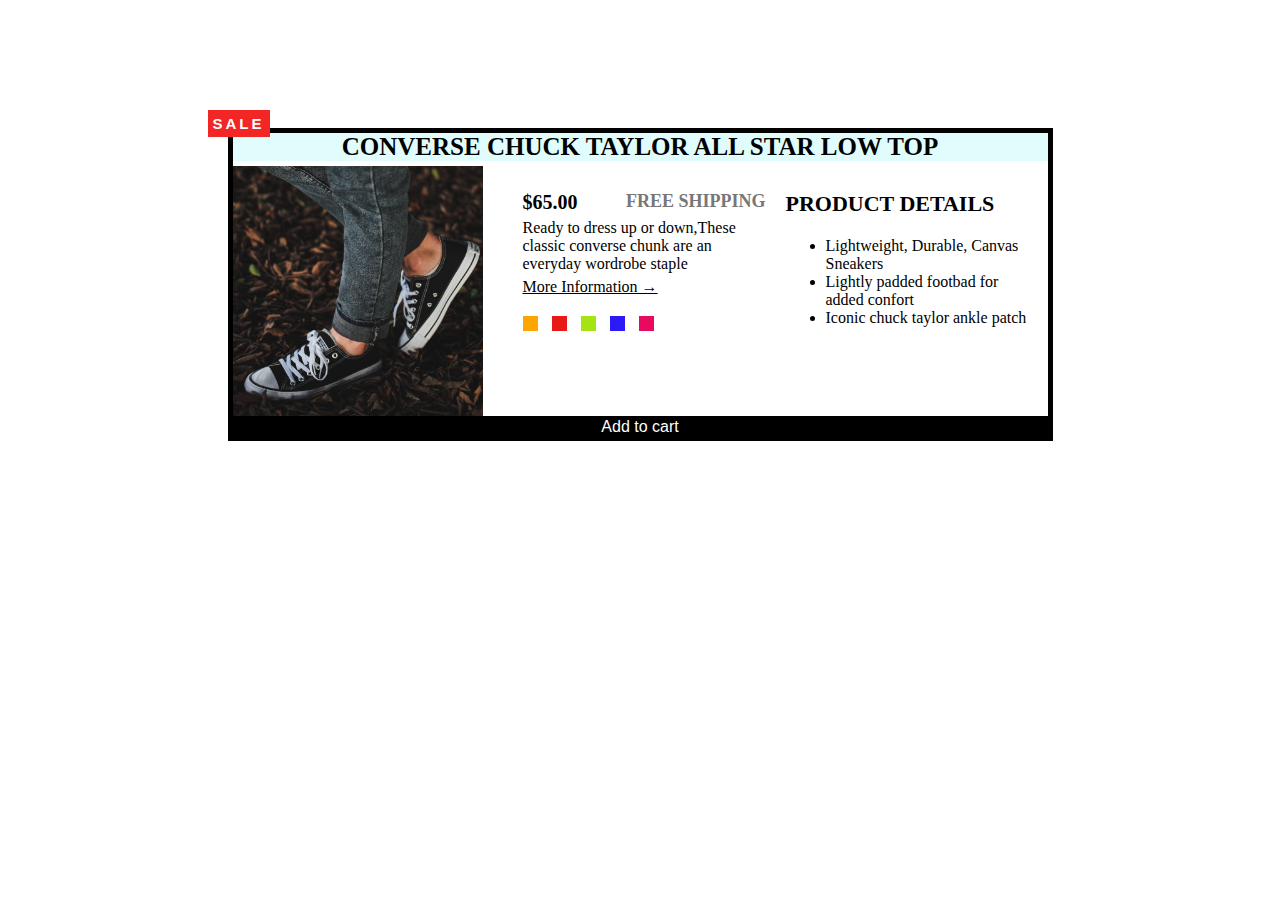
<file: converse/index.html>
<!DOCTYPE html>
<html>
  <head>
    <title>Converse showes</title>
    <link href="style.css" rel="stylesheet" />
  </head>

  <body>
    <div class="product">
      <h1 class="Product-heading">Converse Chuck Taylor All Star Low Top</h1>

      <img
        src="challenges.jpg"
        alt="Converse show picture"
        width="250"
        height="250"
        class="product-img"
      />

      <div class="block1">
        <p class="price"><strong>$65.00</strong></p>
        <p class="shipping">Free Shipping</p>
        <p class="relatedtext">
          Ready to dress up or down,These classic converse chunk are an everyday
          wordrobe staple
        </p>
        <a
          class="productlink"
          href="https://www.converse.com/us"
          target="_blank"
          >More Information &rarr;</a
        >
        <div class="colors">
          <div class="color"></div>
          <div class="color one"></div>
          <div class="color two"></div>
          <div class="color three"></div>
          <div class="color four"></div>
        </div>
      </div>
      <div class="block2">
        <h2 class="productdetails">Product Details</h2>
        <ul class="list">
          <li>Lightweight, Durable, Canvas Sneakers</li>
          <li>Lightly padded footbad for added confort</li>
          <li>Iconic chuck taylor ankle patch</li>
        </ul>
      </div>
      <button class="submitbutton">Add to cart</button>
    </div>
  </body>
</html>
</file>
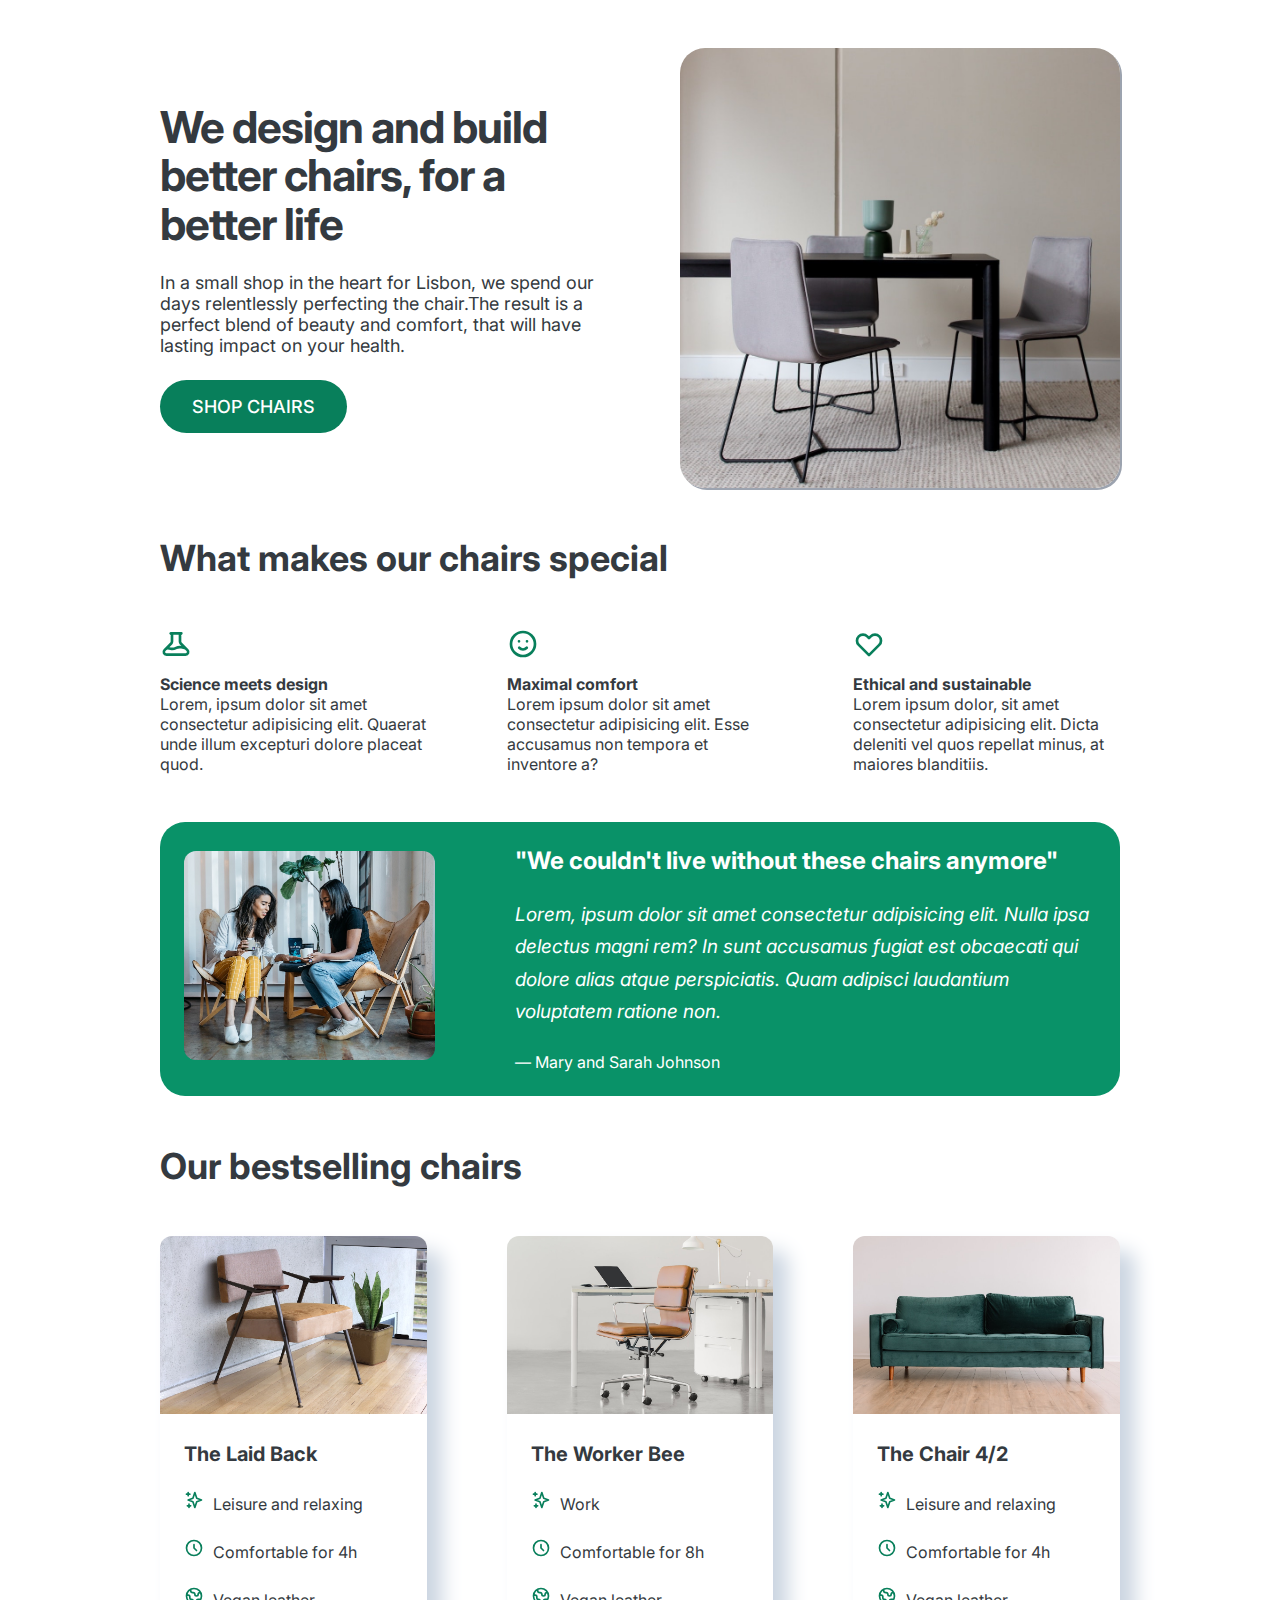
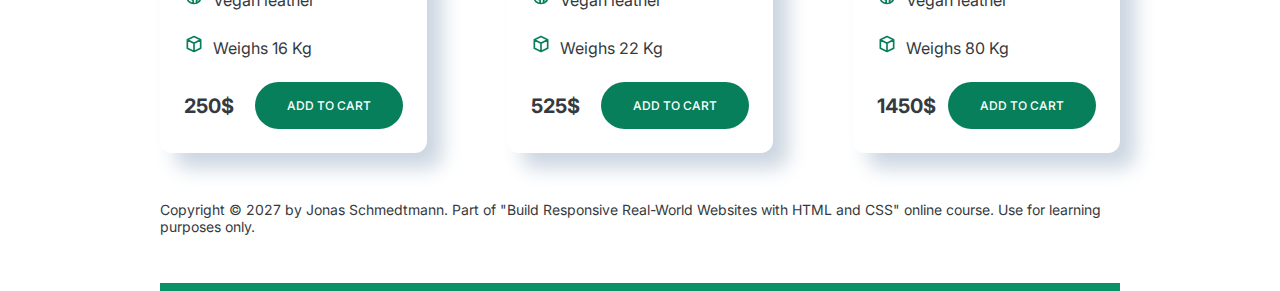
<file: Landing Page Desing/index.html>
<!DOCTYPE html>
<html lang="en">
  <head>
    <title>Lisbon Chair Shop</title>
    <link rel="preconnect" href="https://fonts.googleapis.com" />
    <link rel="preconnect" href="https://fonts.gstatic.com" crossorigin />
    <link
      href="https://fonts.googleapis.com/css2?family=Inter:wght@400;500;700&display=swap"
      rel="stylesheet"
    />
    <link rel="stylesheet" href="style.css" />
  </head>

  <body>
    <div class="container">
      <header>
        <div class="header-text-box">
          <h1>We design and build better chairs, for a better life</h1>

          <p class="header-text">
            In a small shop in the heart for Lisbon, we spend our days
            relentlessly perfecting the chair.The result is a perfect blend of
            beauty and comfort, that will have lasting impact on your health.
          </p>

          <a class="btn big" href="#">Shop chairs</a>
        </div>

        <img src="hero.jpg" alt="photo" class="heroimg" />
      </header>

      <section>
        <h2>What makes our chairs special</h2>
        <div class="grid-3-cols">
          <div>
            <svg
              class="icon"
              xmlns="http://www.w3.org/2000/svg"
              class="h-6 w-6"
              fill="none"
              viewBox="0 0 24 24"
              stroke="currentColor"
              stroke-width="2"
            >
              <path
                stroke-linecap="round"
                stroke-linejoin="round"
                d="M19.428 15.428a2 2 0 00-1.022-.547l-2.387-.477a6 6 0 00-3.86.517l-.318.158a6 6 0 01-3.86.517L6.05 15.21a2 2 0 00-1.806.547M8 4h8l-1 1v5.172a2 2 0 00.586 1.414l5 5c1.26 1.26.367 3.414-1.415 3.414H4.828c-1.782 0-2.674-2.154-1.414-3.414l5-5A2 2 0 009 10.172V5L8 4z"
              />
            </svg>
            <div>
              <p><strong>Science meets design</strong></p>

              <p>
                Lorem, ipsum dolor sit amet consectetur adipisicing elit.
                Quaerat unde illum excepturi dolore placeat quod.
              </p>
            </div>
          </div>
          <div>
            <svg
              class="icon"
              xmlns="http://www.w3.org/2000/svg"
              class="h-6 w-6"
              fill="none"
              viewBox="0 0 24 24"
              stroke="currentColor"
              stroke-width="2"
            >
              <path
                stroke-linecap="round"
                stroke-linejoin="round"
                d="M14.828 14.828a4 4 0 01-5.656 0M9 10h.01M15 10h.01M21 12a9 9 0 11-18 0 9 9 0 0118 0z"
              />
            </svg>
            <p><strong>Maximal comfort</strong></p>

            <p>
              Lorem ipsum dolor sit amet consectetur adipisicing elit. Esse
              accusamus non tempora et inventore a?
            </p>
          </div>

          <div>
            <svg
              class="icon"
              xmlns="http://www.w3.org/2000/svg"
              class="h-6 w-6"
              fill="none"
              viewBox="0 0 24 24"
              stroke="currentColor"
              stroke-width="2"
            >
              <path
                stroke-linecap="round"
                stroke-linejoin="round"
                d="M4.318 6.318a4.5 4.5 0 000 6.364L12 20.364l7.682-7.682a4.5 4.5 0 00-6.364-6.364L12 7.636l-1.318-1.318a4.5 4.5 0 00-6.364 0z"
              />
            </svg>
            <p><strong>Ethical and sustainable </strong></p>

            <p>
              Lorem ipsum dolor, sit amet consectetur adipisicing elit. Dicta
              deleniti vel quos repellat minus, at maiores blanditiis.
            </p>
          </div>
        </div>
      </section>

      <section class="testimonial-section">
        <div class="grid-3-cols">
          <img
            src="customers.jpg"
            class="testimonial-img"
            alt="customer sitting on chairs"
          />

          <div class="testimonial-box">
            <h2>"We couldn't live without these chairs anymore"</h2>
            <blockquote class="testimonial-text">
              Lorem, ipsum dolor sit amet consectetur adipisicing elit. Nulla
              ipsa delectus magni rem? In sunt accusamus fugiat est obcaecati
              qui dolore alias atque perspiciatis. Quam adipisci laudantium
              voluptatem ratione non.
            </blockquote>

            <p>&mdash; Mary and Sarah Johnson</p>
          </div>
        </div>
      </section>

      <section>
        <h2>Our bestselling chairs</h2>
        <div class="grid-3-cols">
          <div class="chair">
            <img src="chair-1.jpg" class="chair-img" alt="chair" />
            <div class="chair-box">
              <h3>The Laid Back</h3>

              <ul class="chair-details">
                <li>
                  <svg
                    class="list-icon"
                    xmlns="http://www.w3.org/2000/svg"
                    class="h-6 w-6"
                    fill="none"
                    viewBox="0 0 24 24"
                    stroke="currentColor"
                    stroke-width="2"
                  >
                    <path
                      stroke-linecap="round"
                      stroke-linejoin="round"
                      d="M5 3v4M3 5h4M6 17v4m-2-2h4m5-16l2.286 6.857L21 12l-5.714 2.143L13 21l-2.286-6.857L5 12l5.714-2.143L13 3z"
                    />
                  </svg>
                  <span> Leisure and relaxing</span>
                </li>
                <li>
                  <svg
                    class="list-icon"
                    xmlns="http://www.w3.org/2000/svg"
                    class="h-6 w-6"
                    fill="none"
                    viewBox="0 0 24 24"
                    stroke="currentColor"
                    stroke-width="2"
                  >
                    <path
                      stroke-linecap="round"
                      stroke-linejoin="round"
                      d="M12 8v4l3 3m6-3a9 9 0 11-18 0 9 9 0 0118 0z"
                    />
                  </svg>
                  <span>Comfortable for 4h</span>
                </li>
                <li>
                  <svg
                    class="list-icon"
                    xmlns="http://www.w3.org/2000/svg"
                    class="h-6 w-6"
                    fill="none"
                    viewBox="0 0 24 24"
                    stroke="currentColor"
                    stroke-width="2"
                  >
                    <path
                      stroke-linecap="round"
                      stroke-linejoin="round"
                      d="M3.055 11H5a2 2 0 012 2v1a2 2 0 002 2 2 2 0 012 2v2.945M8 3.935V5.5A2.5 2.5 0 0010.5 8h.5a2 2 0 012 2 2 2 0 104 0 2 2 0 012-2h1.064M15 20.488V18a2 2 0 012-2h3.064M21 12a9 9 0 11-18 0 9 9 0 0118 0z"
                    />
                  </svg>
                  <span>Vegan leather</span>
                </li>
                <li>
                  <svg
                    class="list-icon"
                    xmlns="http://www.w3.org/2000/svg"
                    class="h-6 w-6"
                    fill="none"
                    viewBox="0 0 24 24"
                    stroke="currentColor"
                    stroke-width="2"
                  >
                    <path
                      stroke-linecap="round"
                      stroke-linejoin="round"
                      d="M20 7l-8-4-8 4m16 0l-8 4m8-4v10l-8 4m0-10L4 7m8 4v10M4 7v10l8 4"
                    />
                  </svg>
                  <span>Weighs 16 Kg</span>
                </li>
              </ul>
              <div class="chair-price">
                <strong>250$</strong>

                <a href="#" class="btn small">Add to cart</a>
              </div>
            </div>
          </div>

          <div class="chair">
            <img src="chair-2.jpg" class="chair-img" alt="office-chair" />
            <div class="chair-box">
              <h3>The Worker Bee</h3>

              <ul class="chair-details">
                <li>
                  <svg
                    class="list-icon"
                    xmlns="http://www.w3.org/2000/svg"
                    class="h-6 w-6"
                    fill="none"
                    viewBox="0 0 24 24"
                    stroke="currentColor"
                    stroke-width="2"
                  >
                    <path
                      stroke-linecap="round"
                      stroke-linejoin="round"
                      d="M5 3v4M3 5h4M6 17v4m-2-2h4m5-16l2.286 6.857L21 12l-5.714 2.143L13 21l-2.286-6.857L5 12l5.714-2.143L13 3z"
                    />
                  </svg>
                  <span>Work</span>
                </li>
                <li>
                  <svg
                    class="list-icon"
                    xmlns="http://www.w3.org/2000/svg"
                    class="h-6 w-6"
                    fill="none"
                    viewBox="0 0 24 24"
                    stroke="currentColor"
                    stroke-width="2"
                  >
                    <path
                      stroke-linecap="round"
                      stroke-linejoin="round"
                      d="M12 8v4l3 3m6-3a9 9 0 11-18 0 9 9 0 0118 0z"
                    />
                  </svg>
                  <span>Comfortable for 8h</span>
                </li>
                <li>
                  <svg
                    class="list-icon"
                    xmlns="http://www.w3.org/2000/svg"
                    class="h-6 w-6"
                    fill="none"
                    viewBox="0 0 24 24"
                    stroke="currentColor"
                    stroke-width="2"
                  >
                    <path
                      stroke-linecap="round"
                      stroke-linejoin="round"
                      d="M3.055 11H5a2 2 0 012 2v1a2 2 0 002 2 2 2 0 012 2v2.945M8 3.935V5.5A2.5 2.5 0 0010.5 8h.5a2 2 0 012 2 2 2 0 104 0 2 2 0 012-2h1.064M15 20.488V18a2 2 0 012-2h3.064M21 12a9 9 0 11-18 0 9 9 0 0118 0z"
                    />
                  </svg>
                  <span>Vegan leather</span>
                </li>
                <li>
                  <svg
                    class="list-icon"
                    xmlns="http://www.w3.org/2000/svg"
                    class="h-6 w-6"
                    fill="none"
                    viewBox="0 0 24 24"
                    stroke="currentColor"
                    stroke-width="2"
                  >
                    <path
                      stroke-linecap="round"
                      stroke-linejoin="round"
                      d="M20 7l-8-4-8 4m16 0l-8 4m8-4v10l-8 4m0-10L4 7m8 4v10M4 7v10l8 4"
                    />
                  </svg>
                  <span>Weighs 22 Kg</span>
                </li>
              </ul>
              <div class="chair-price">
                <strong>525$</strong>

                <a href="#" class="btn small">Add to cart</a>
              </div>
            </div>
          </div>

          <div class="chair">
            <img src="chair-3.jpg" class="chair-img" alt="Sofa" />
            <div class="chair-box">
              <h3>The Chair 4/2</h3>

              <ul class="chair-details">
                <li>
                  <svg
                    class="list-icon"
                    xmlns="http://www.w3.org/2000/svg"
                    class="h-6 w-6"
                    fill="none"
                    viewBox="0 0 24 24"
                    stroke="currentColor"
                    stroke-width="2"
                  >
                    <path
                      stroke-linecap="round"
                      stroke-linejoin="round"
                      d="M5 3v4M3 5h4M6 17v4m-2-2h4m5-16l2.286 6.857L21 12l-5.714 2.143L13 21l-2.286-6.857L5 12l5.714-2.143L13 3z"
                    />
                  </svg>
                  <span>Leisure and relaxing</span>
                </li>
                <li>
                  <svg
                    class="list-icon"
                    xmlns="http://www.w3.org/2000/svg"
                    class="h-6 w-6"
                    fill="none"
                    viewBox="0 0 24 24"
                    stroke="currentColor"
                    stroke-width="2"
                  >
                    <path
                      stroke-linecap="round"
                      stroke-linejoin="round"
                      d="M12 8v4l3 3m6-3a9 9 0 11-18 0 9 9 0 0118 0z"
                    />
                  </svg>
                  <span>Comfortable for 4h</span>
                </li>
                <li>
                  <svg
                    class="list-icon"
                    xmlns="http://www.w3.org/2000/svg"
                    class="h-6 w-6"
                    fill="none"
                    viewBox="0 0 24 24"
                    stroke="currentColor"
                    stroke-width="2"
                  >
                    <path
                      stroke-linecap="round"
                      stroke-linejoin="round"
                      d="M3.055 11H5a2 2 0 012 2v1a2 2 0 002 2 2 2 0 012 2v2.945M8 3.935V5.5A2.5 2.5 0 0010.5 8h.5a2 2 0 012 2 2 2 0 104 0 2 2 0 012-2h1.064M15 20.488V18a2 2 0 012-2h3.064M21 12a9 9 0 11-18 0 9 9 0 0118 0z"
                    />
                  </svg>
                  <span>Vegan leather</span>
                </li>
                <li>
                  <svg
                    class="list-icon"
                    xmlns="http://www.w3.org/2000/svg"
                    class="h-6 w-6"
                    fill="none"
                    viewBox="0 0 24 24"
                    stroke="currentColor"
                    stroke-width="2"
                  >
                    <path
                      stroke-linecap="round"
                      stroke-linejoin="round"
                      d="M20 7l-8-4-8 4m16 0l-8 4m8-4v10l-8 4m0-10L4 7m8 4v10M4 7v10l8 4"
                    />
                  </svg>
                  <span>Weighs 80 Kg</span>
                </li>
              </ul>
              <div class="chair-price">
                <strong>1450$</strong>

                <a href="#" class="btn small">Add to cart</a>
              </div>
            </div>
          </div>
        </div>
      </section>
		

      <footer>
        Copyright &copy; 2027 by Jonas Schmedtmann. Part of "Build Responsive
        Real-World Websites with HTML and CSS" online course. Use for learning
        purposes only.
      </footer>
    </div>
  </body>
</html>
</file>
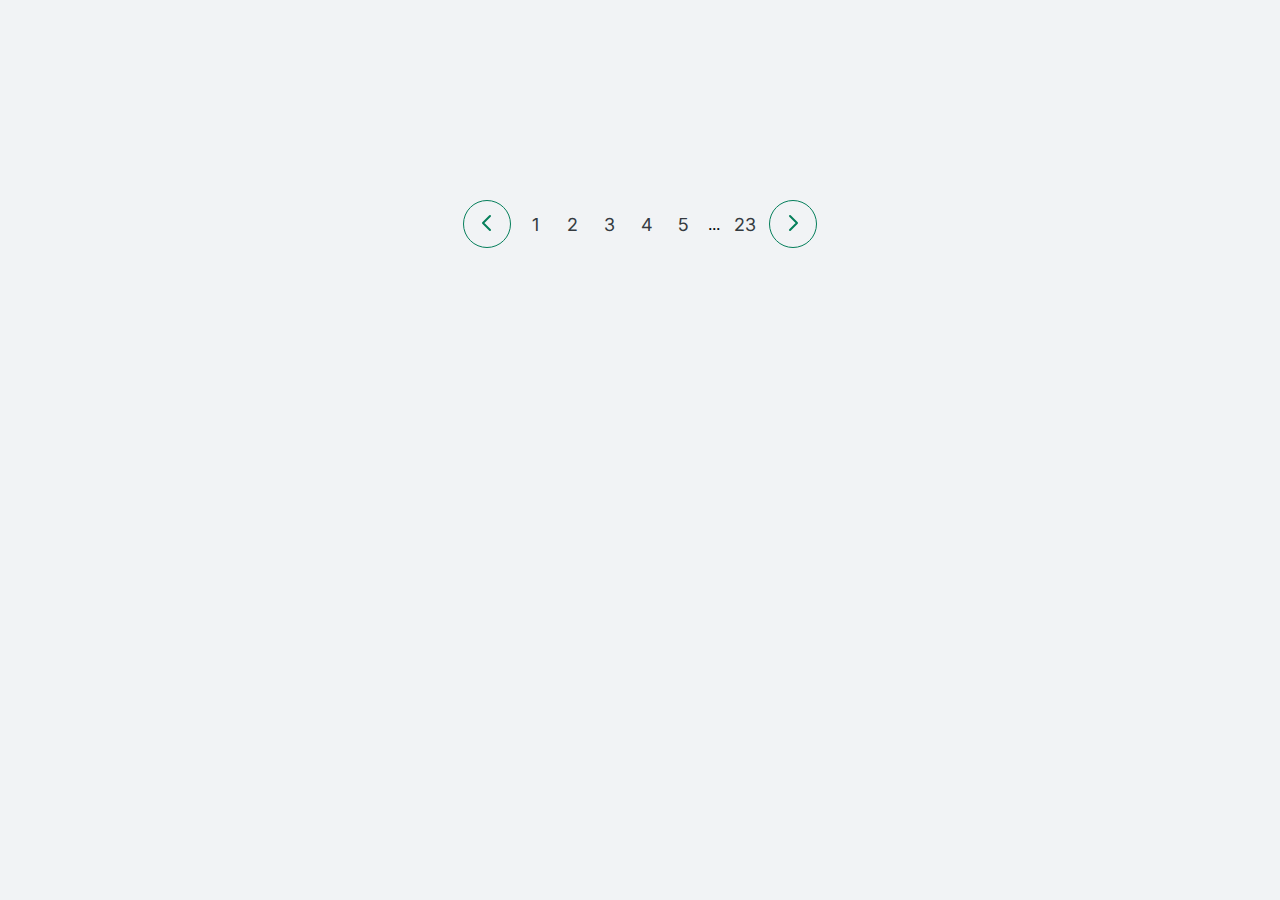
<file: Components/Pegination.html>
<!DOCTYPE html>
<html lang="en">
<head>
    <meta charset="UTF-8">
    <meta http-equiv="X-UA-Compatible" content="IE=edge">
    <meta name="viewport" content="width=device-width, initial-scale=1.0">
    <title>Pagination</title>
    <link rel="preconnect" href="https://fonts.googleapis.com">
<link rel="preconnect" href="https://fonts.gstatic.com" crossorigin>
<link href="https://fonts.googleapis.com/css2?family=Inter:wght@200;300&display=swap" rel="stylesheet"> 
</head>
<style>
    *{
        margin:0;
        padding: 0;
        box-sizing: border-box;
    }
    body{
        background-color: #f1f3f5;
        font-family: 'inter',sans-serif;
        

    }
    /* .page-link{
        text-decoration: none;
        color:#000;
    } */
    /* .pagination{
        display: flex;
        justify-content: space-between;
        align-items: center;
        font-size: 18px;
        padding:16px;
        width: 25%;
        
    } */
   

    .btn{
        border: 1px solid #057f5b;
        height: 48px;
        width: 48px;
        border-radius: 50%;
        background: none;
        
   
    }

    .btn-icon{
        stroke:#057f5b;
        width:24px;
        height: 24px;
    }


    .btn:hover{
        background-color: #057f5b;
    }
    .btn:hover .btn-icon{
        stroke: #fff;
    }

    .page-link:link,
    .page-link:visited{
        font-size: 18px;
        color:#343a40;
        text-decoration: none;
        
        height: 25px;
        width:25px;
        border-radius: 50%;
        display: flex;
        align-items: center;
        justify-content: center;


    }
    .page-link:hover,
    .page-link:active{
        background-color: #057f5b;
        color:#fff;

    }
    .pagination{
        display: flex;
        justify-content: center;
        align-items: center;
        gap: 12px;
        margin-top: 200px;

    }
        
   

</style>
<body>
    <div class="pagination">
        <button class="btn">
            <svg xmlns="http://www.w3.org/2000/svg" class="btn-icon" fill="none" viewBox="0 0 24 24" stroke="currentColor" stroke-width="2">
                <path stroke-linecap="round" stroke-linejoin="round" d="M15 19l-7-7 7-7" />
              </svg>
        </button>
        <a href="#" class="page-link" >1</a>
        <a href="#" class="page-link" >2</a>
        <a href="#" class="page-link" >3</a>
        <a href="#" class="page-link" >4</a>
        <a href="#" class="page-link" >5</a>
        <span class="dot" >...</span>
        <a href="#" class="page-link" >23</a>


        <button class="btn">
            <svg xmlns="http://www.w3.org/2000/svg" class="btn-icon" fill="none" viewBox="0 0 24 24" stroke="currentColor" stroke-width="2">
                <path stroke-linecap="round" stroke-linejoin="round" d="M9 5l7 7-7 7" />
              </svg>
        </button>
    </div>


    
</body>
</html>
</file>
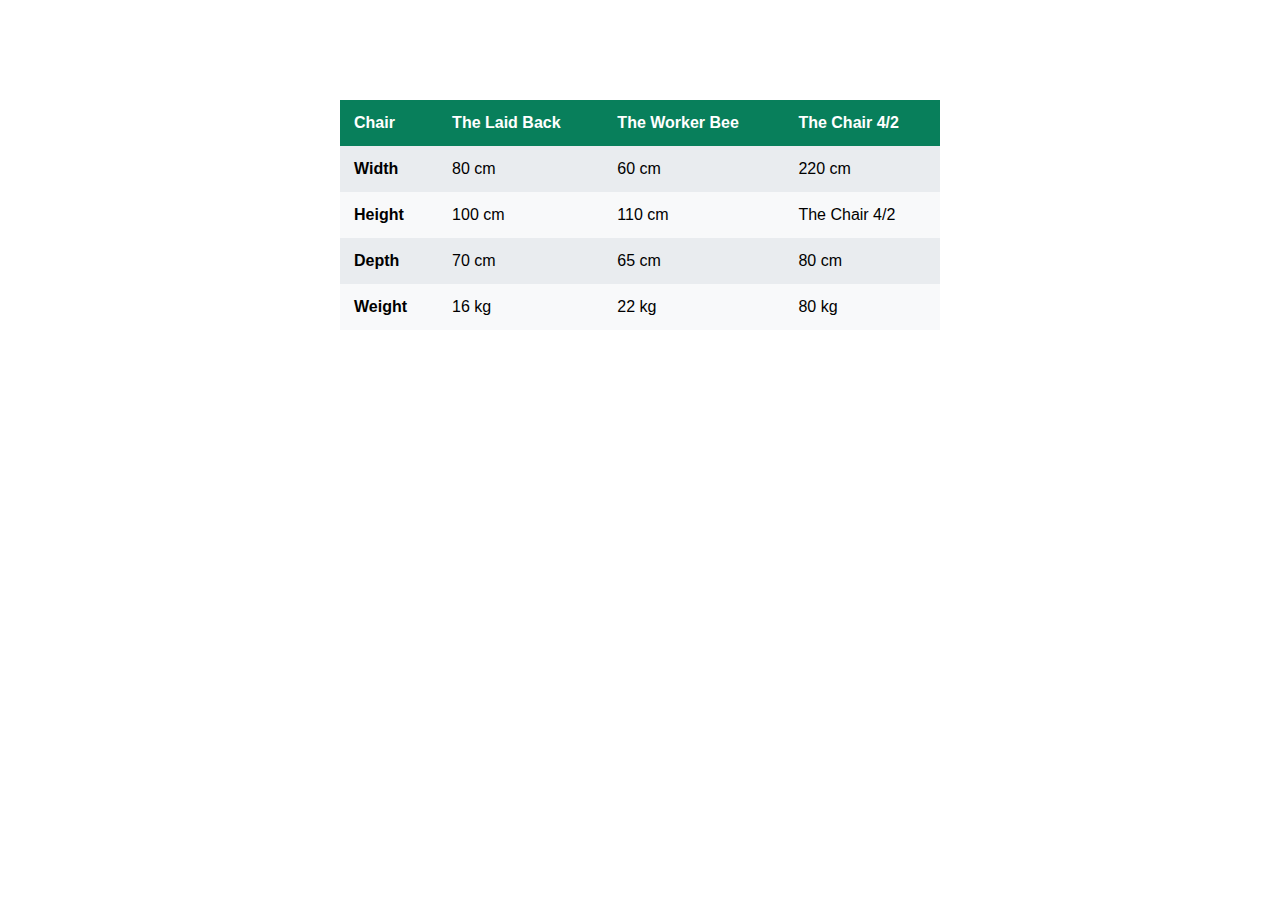
<file: Components/Table.html>
<!DOCTYPE html>
<html lang="en">
<head>
    <meta charset="UTF-8">
    <meta http-equiv="X-UA-Compatible" content="IE=edge">
    <meta name="viewport" content="width=device-width, initial-scale=1.0">
    <title>Table</title>

    <style>
        *{
            margin:0;
            padding: 0;
            box-sizing: border-box;
        }
        body{
            font-family: sans-serif;
            display: flex;
            justify-content: center;
        }
         
        table{
            border-collapse: collapse;
            width: 600px;
            margin-top :100px;
            font-size: 16px;
            text-align: left;
        }
        th,td{
            padding: 14px;
        }
        thead tr {
            background-color:#087f5b ;
            color:#fff;
            width: 25%;

        }
        tbody tr:nth-child(even){
            background-color:#f8f9fa ;
        }
        tbody tr:nth-child(odd){
            background-color:#e9ecef ;
        }



    </style>
</head>
<body>
    <table>
        <thead>
        <tr>
            <th>Chair</th>
            <th> The Laid Back</th>
            <th>The Worker Bee</th>
            <th>The Chair 4/2</th>
        </tr>
    </thead>
    <tbody>
        <tr>
            <th>Width</th>
            <td>80 cm</td>
            <td>60 cm</td>
            <td>220 cm</td>
        </tr>
        <tr>
            <th>Height</th>
            <td>100 cm</td>
            <td>110 cm</td>
            <td>The Chair 4/2</td>
        </tr>
        <tr>
            <th>Depth</th>
            <td>70 cm</td>
            <td>65 cm</td>
            <td>80 cm</td>
        </tr>
        <tr>
            <th>Weight</th>
            <td>16 kg</td>
            <td>22 kg</td>
            <td>80 kg</td>
        </tr>
    </tbody>
    </table>
    
</body>
</html>
</file>
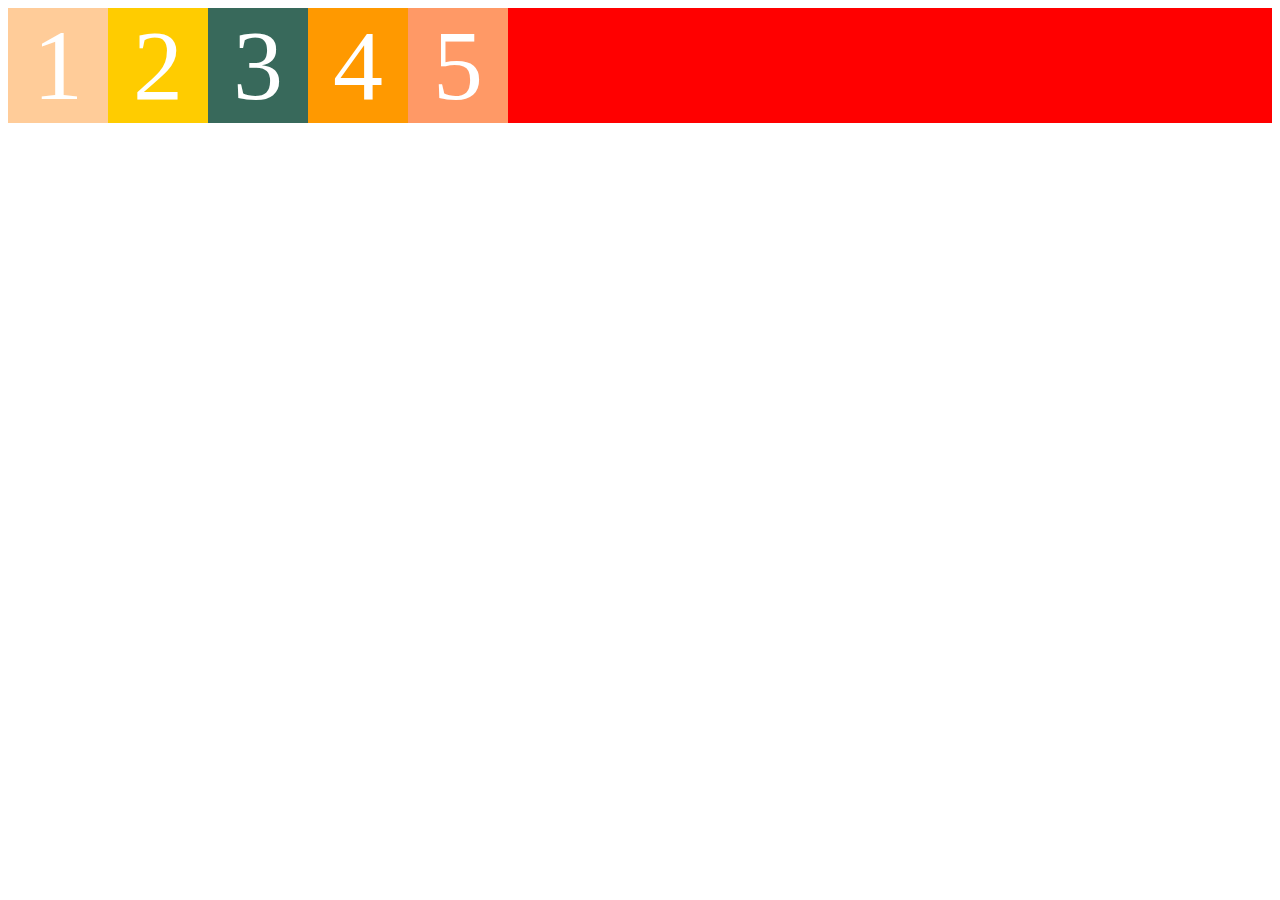
<file: CSS-Layouts-FlexBox/flexbox.html>
<!DOCTYPE html>
<html>
  <head>
    <title>Flexbox</title>
  </head>
  <style>
    .Block {
      color: white;
      width: 100px;
      font-size: 100px;
      text-align: center;
    }
    .b1 {
      background-color: #ffcc99;
    }
    .b2 {
      background-color: #ffcc00;
    }
    .b3 {
      background-color: #38695b;
    }
    .b4 {
      background-color: #ff9900;
    }
    .b5 {
      background-color: #ff9966;
    }

    .container {
      background-color: red;
      display: flex;
    }
  </style>

  <body>
    <div class="container">
      <div class="Block b1">1</div>
      <div class="Block b2">2</div>
      <div class="Block b3">3</div>
      <div class="Block b4">4</div>
      <div class="Block b5">5</div>
    </div>
  </body>
</html>
</file>
<file: converse/style.css>
* {
  margin: 0;
  padding: 0;
  box-sizing: border-box;
}
h1 {
  background-color: orange;
  position: relative;
}
.productlink {
  display: inline-block;
  margin-bottom: 20px;
}

h1::after {
  content: "Sale";
  letter-spacing: 3px;
  font-family: sans-serif;
  font-size: 15px;
  color: #fff;
  background-color: rgb(243, 38, 38);
  padding: 5px;
  margin: 5px;
  display: inline-block;
  position: absolute;
  top: -28px;
  left: -30px;
}
.product {
  border: 5px solid #000;
  width: 825px;
  margin: 10% auto;
}
.Product-heading {
  font-size: 25px;
  text-align: center;
  text-transform: uppercase;
  background-color: rgb(224, 252, 252);
  margin-bottom: 5px;
}

.price {
  font-size: 20px;
  margin-bottom: 5px;
}

.shipping {
  font-size: 18px;
  text-transform: uppercase;
  color: #777;
  font-weight: bold;
  margin-bottom: 5px;
}

.productlink:link,
.productlink:visited {
  color: black;
}

.productlink:hover,
.productlink:active {
  text-decoration: none;
}

.submitbutton {
  font-size: 16px;
  color: white;
  background-color: black;
  border: none;
}
.submitbutton:hover {
  color: black;
  background-color: white;
}

.productdetails {
  font-size: 22px;
  text-transform: uppercase;
  margin-top: 5px;
  margin-bottom: 20px;
}

.list {
  padding-left: 40px;
  margin-bottom: 5px;
}
.list:last-child {
  margin-bottom: none;
}
.submitbutton {
  width: 100%;
  border-top: 2px solid #000;
}
.relatedtext {
  margin-bottom: 5px;
  clear: both;
  /* overflow-wrap: break-word; */
}

.color {
  width: 15px;
  height: 15px;
  background-color: orange;
  display: inline-block;
  margin-right: 10px;
}
.one {
  width: 15px;
  height: 15px;
  background-color: rgb(231, 25, 25);
}
.two {
  width: 15px;
  height: 15px;
  background-color: rgb(165, 228, 19);
}
.three {
  width: 15px;
  height: 15px;
  background-color: rgb(42, 27, 248);
}
.four {
  width: 15px;
  height: 15px;
  background-color: rgb(233, 10, 96);
}
.price {
  float: left;
}
.shipping {
  float: right;
}
.block1 {
  width: 243px;
  float: left;
  margin-right: 20px;
  margin-top: 25px;
}
.block2 {
  width: 243px;
  float: left;
  margin-top: 20px;
}
.product-img {
  float: left;
  margin-right: 40px;
}
</file>
<file: Landing Page Desing/style.css>
/*
SPACING SYSTEM (px)
2 / 4 / 8 / 12 / 16 / 24 / 32 / 48 / 64 / 80 / 96 / 128

FONT SIZE SYSTEM (px)
10 / 12 / 14 / 16 / 18 / 20 / 24 / 30 / 36 / 44 / 52 / 62 / 74 / 86 / 98
*/

/*
Main color :#087f5b; 
Grey color: #343a40;
*/

* {
  margin: 0;
  padding: 0;
  box-sizing: border-box;
}

body {
  font-family: "inter", sans-serif;
  color: #343a40;
}
.heroimg {
  border-radius: 25px;
  box-shadow: 2px 2px #9ca3af;
}

.container {
  width: 960px;
  margin: 0 auto;
  border-bottom: 8px solid #099268;
}

header,
section {
  margin-bottom: 48px;
}

h2 {
  margin-bottom: 48px;
  font-size: 36px;
  letter-spacing: -0.6 px;
}

.grid-3-cols {
  display: grid;
  grid-template-columns: repeat(3, 1fr);
  column-gap: 80px;
}

/* ------------------------ */
/* COMPONENT STYLES */
/* ------------------------ */

/* HEADER */

header {
  display: grid;
  grid-template-columns: repeat(2, 1fr);
  column-gap: 80px;
  margin-top: 48px;
}

.header-text-box {
  align-self: center;
}
h1 {
  margin-bottom: 24px;
  font-size: 44px;
  line-height: 1.1;
  letter-spacing: -1px;
  /* 44 / 52 / 62 */
}

.header-text {
  margin-bottom: 24px;
  font-size: 18px;
}

.chair {
  box-shadow: 15px 15px 20px #cbd5e1;
  border-radius: 12px;
}

.chair-img {
  border-radius: 12px;
  border-bottom-left-radius: 0;
  border-bottom-right-radius: 0;
}
img {
  width: 100%;
}

.btn:link,
.btn:visited {
  background-color: #087f5b;
  color: #fff;
  text-decoration: none;
  text-transform: uppercase;
  padding: 16px 32px;
  display: inline-block;
  font-weight: 500;
  font-size: 18px;
  border-radius: 35px;
}

.btn:hover,
.btn:active {
  background-color: #099268;
}

.big {
  font-size: 18px !important;
  padding: 16px 32px;
}

.btn.small {
  font-size: 12px;
  padding: 16px 32px;
}
/* FEATURES */

.features-title {
  margin-bottom: 16px;
  font-size: 20 px;
}

.feature-text {
  font-size: 18px;
  line-height: 1.6;
}
.list-icon {
  width: 20px;
  height: 20px;
  margin-right: 5px;
  stroke: #087f5b;
}

.testimonial-section {
  background-color: #099268;
  color: #fff;
  padding: 24px;
  border-radius: 25px;
}
.testimonial-img {
  border-radius: 12px;
  margin-top: 5px;
}
.icon {
  width: 32px;
  height: 32px;
  stroke: #087f5b;
  margin-bottom: 10px;
}
.testimonial-box {
  grid-column: 2 / -1;
  align-self: center;
}

.testimonial-box h2 {
  margin-bottom: 24px;
  font-size: 24px;
}

.testimonial-text {
  font-style: italic;
  margin-bottom: 24px;
  font-size: 19px;
  line-height: 1.7;
}

/* CHAIRS */
.chair-box {
  padding: 24px;
}

h3 {
  margin-bottom: 24px;
  font-size: 20px;
}

.chair-details {
  list-style: none;
  margin-bottom: 24px;
}

.chair-details li {
  /* display: flex;
  align-items: center;
  gap: 12px; */
  margin-bottom: 24px;
}

.chair-details li:last-child {
  margin-bottom: 0;
}

.chair-price {
  display: flex;
  font-size: 20px;
  justify-content: space-between;
  align-items: center;
}

footer {
  margin-bottom: 48px;
  font-size: 14px;
}

.card {
  position: relative;
  display: -webkit-box;
  display: -ms-flexbox;
  display: flex;
  -webkit-box-orient: vertical;
  -webkit-box-direction: normal;
  -ms-flex-direction: column;
  flex-direction: column;
  min-width: 0;
  word-wrap: break-word;
  background-color: #fff;
  background-clip: border-box;
  border: 1px solid rgba(0, 0, 0, 0.125);
  border-radius: 0.25rem;
}
</file>
